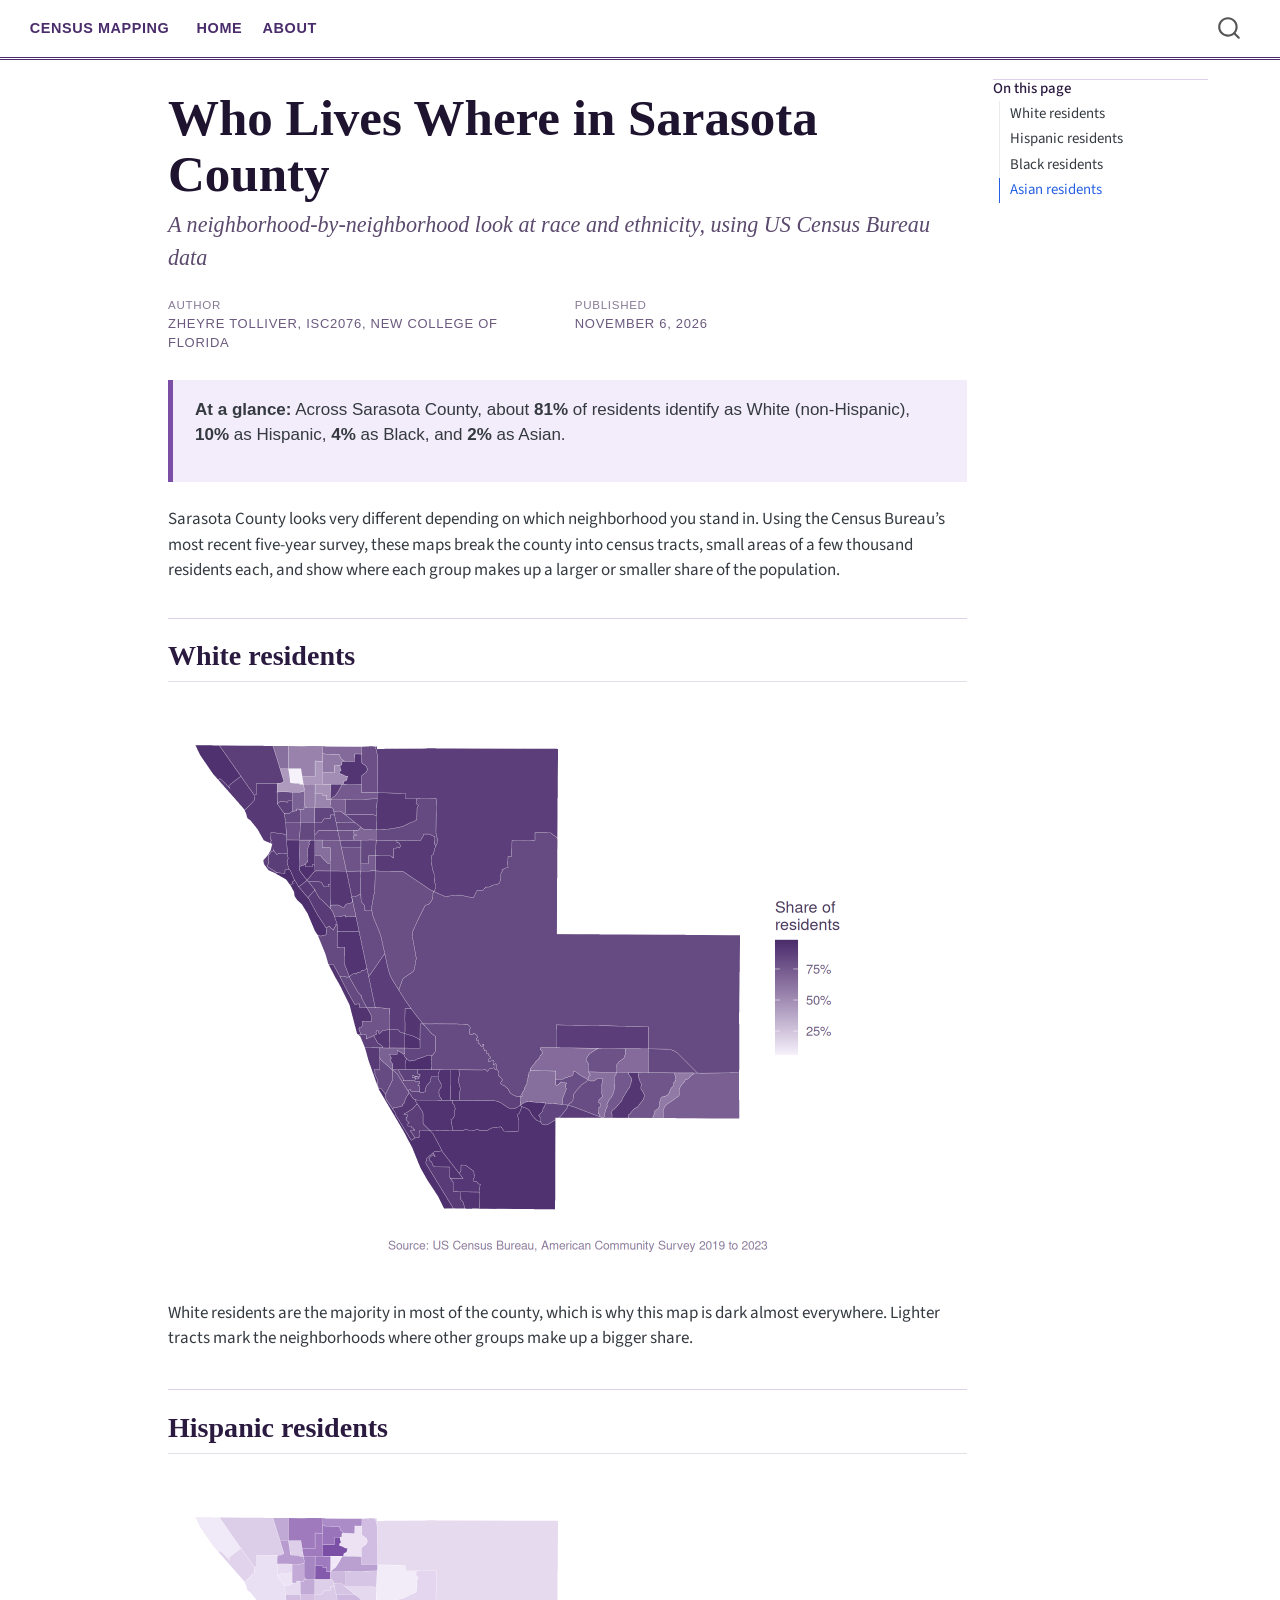
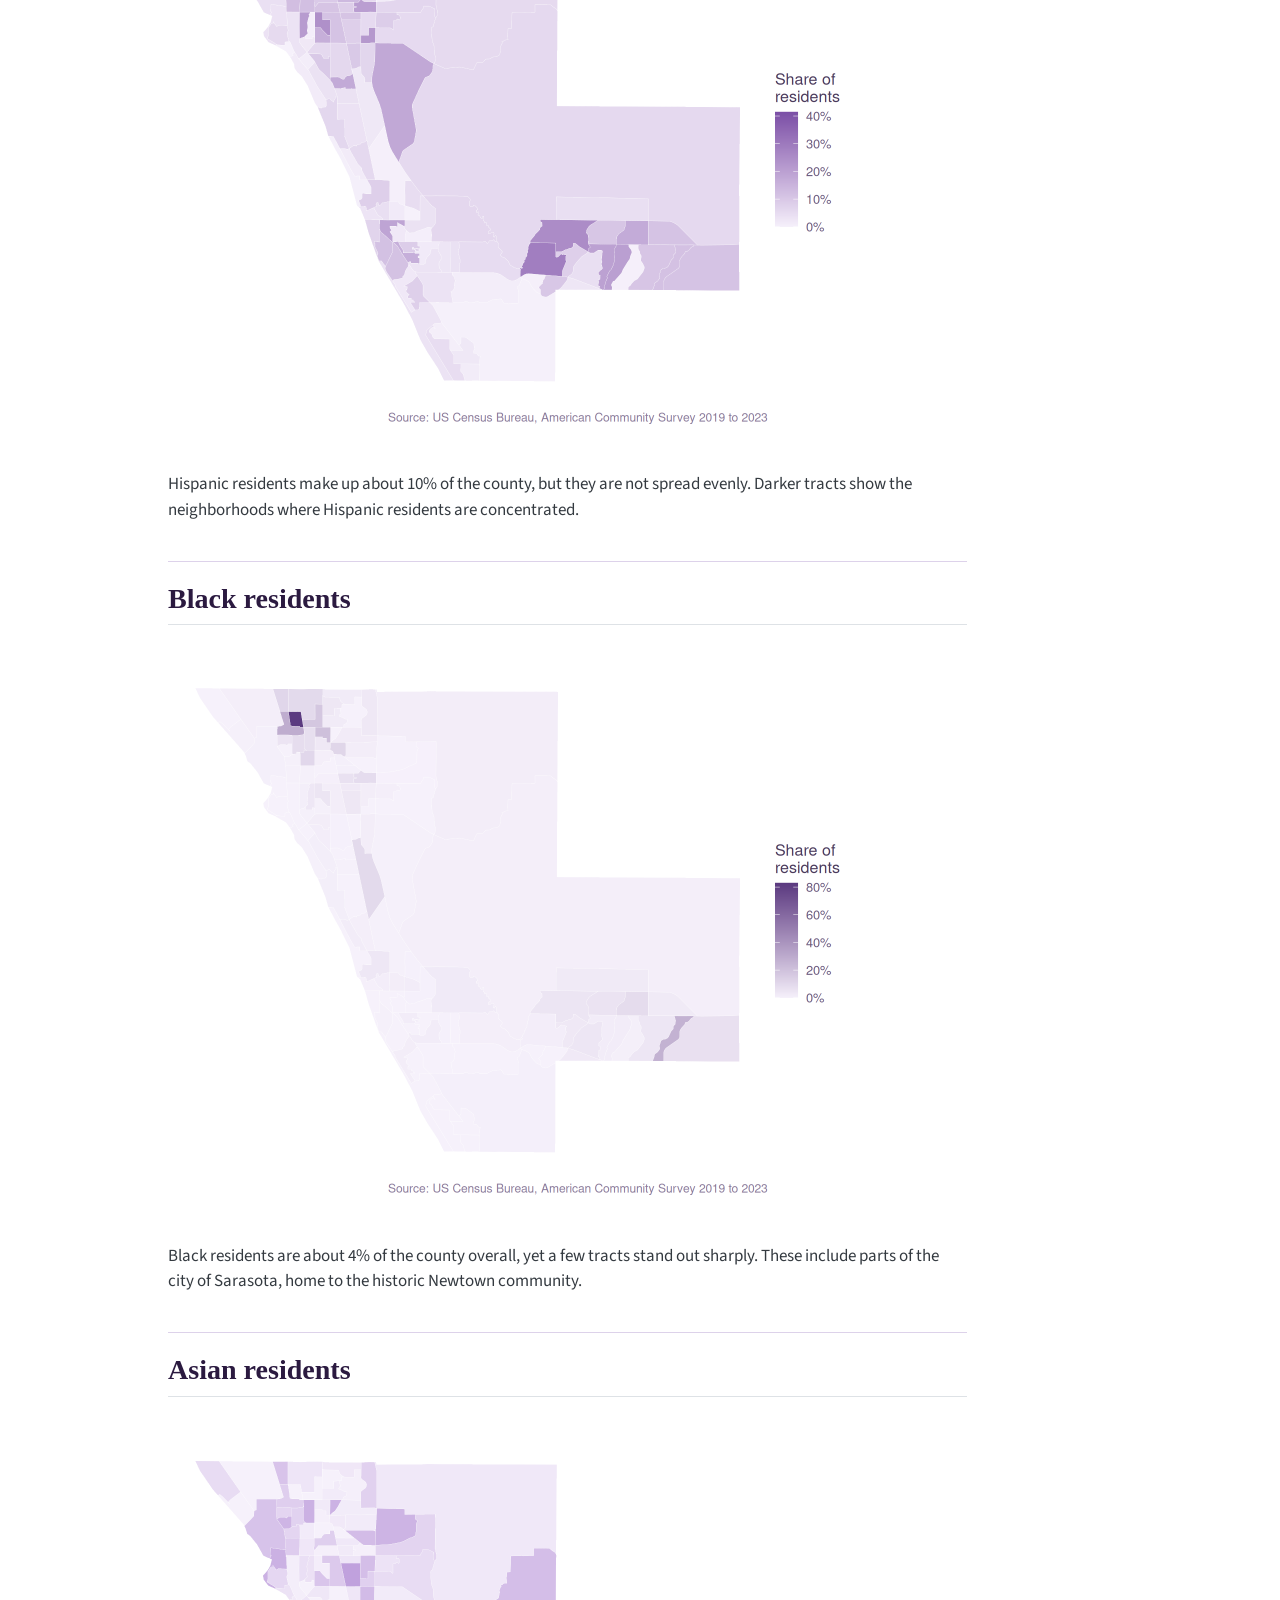
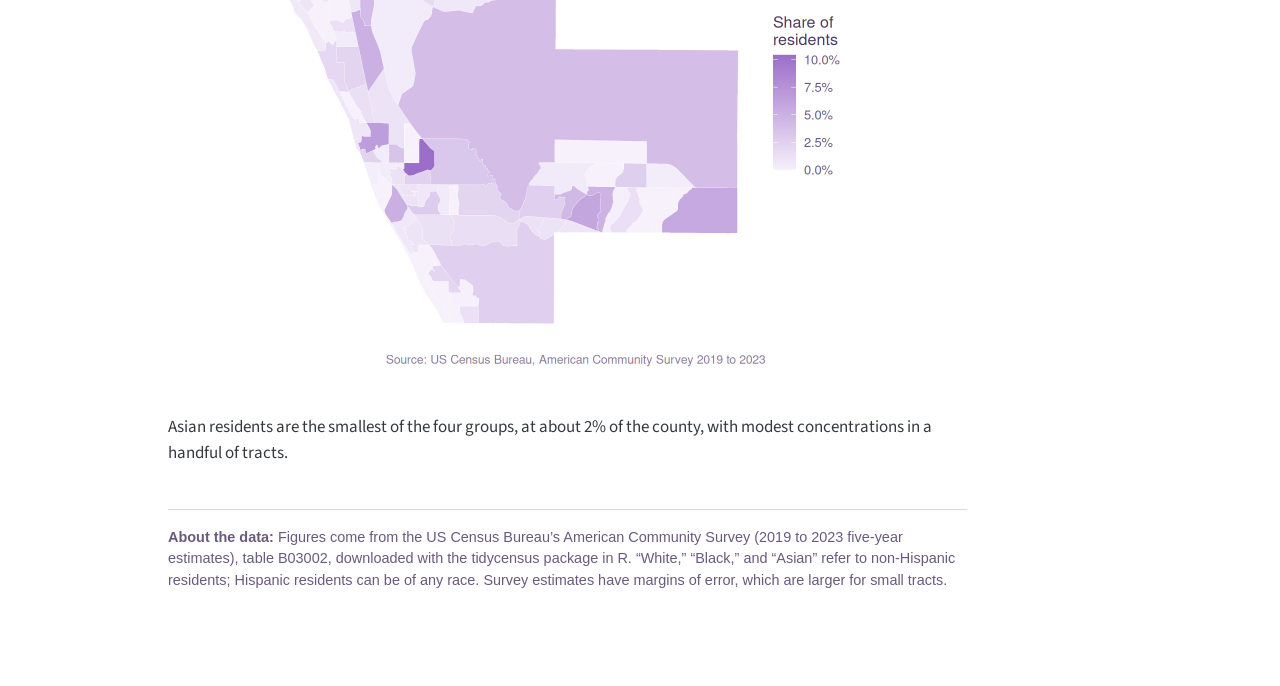
<file: index.html>
<!DOCTYPE html>
<html xmlns="http://www.w3.org/1999/xhtml" lang="en" xml:lang="en"><head>

<meta charset="utf-8">
<meta name="generator" content="quarto-1.10.19">

<meta name="viewport" content="width=device-width, initial-scale=1.0, user-scalable=yes">

<meta name="author" content="Zheyre Tolliver, ISC2076, New College of Florida">
<meta name="dcterms.date" content="2026-11-06">

<title>Who Lives Where in Sarasota County – census mapping</title>
<style>
/* Default styles provided by pandoc.
** See https://pandoc.org/MANUAL.html#variables-for-html for config info.
*/
span.smallcaps{font-variant: small-caps;}
div.columns{display: flex; gap: 1.5em;}
div.column{flex: auto;}
@media screen {
div.columns{gap: min(4vw, 1.5em);}
div.column{overflow-x: auto;}
}
div.hanging-indent{margin-left: 1.5em; text-indent: -1.5em;}
ul.task-list{list-style: none;}
ul.task-list li input[type="checkbox"] {
  width: 0.8em;
  margin: 0 0.8em 0.2em -1em; /* quarto-specific, see https://github.com/quarto-dev/quarto-cli/issues/4556 */ 
  vertical-align: middle;
}
</style>


<script src="site_libs/quarto-nav/quarto-nav.js"></script>
<script src="site_libs/quarto-nav/headroom.min.js"></script>
<script src="site_libs/clipboard/clipboard.min.js"></script>
<script src="site_libs/quarto-search/autocomplete.umd.js"></script>
<script src="site_libs/quarto-search/fuse.min.js"></script>
<script src="site_libs/quarto-search/quarto-search.js"></script>
<meta name="quarto:offset" content="./">
<script src="site_libs/quarto-html/quarto.js" type="module"></script>
<script src="site_libs/quarto-html/tabsets/tabsets.js" type="module"></script>
<script src="site_libs/quarto-html/popper.min.js"></script>
<script src="site_libs/quarto-html/tippy.umd.min.js"></script>
<script src="site_libs/quarto-html/anchor.min.js"></script>
<link href="site_libs/quarto-html/tippy.css" rel="stylesheet">
<link href="site_libs/quarto-html/quarto-syntax-highlighting-bf27225e3a48a9273f3daa8f8e829971.css" rel="stylesheet" id="quarto-text-highlighting-styles">
<script src="site_libs/bootstrap/bootstrap.min.js"></script>
<link href="site_libs/bootstrap/bootstrap-icons.css" rel="stylesheet">
<link href="site_libs/bootstrap/bootstrap-977607561cd60f84a551947bb62c3781.min.css" rel="stylesheet" append-hash="true" id="quarto-bootstrap" data-mode="light">
<script id="quarto-search-options" type="application/json">{
  "location": "navbar",
  "copy-button": false,
  "collapse-after": 3,
  "panel-placement": "end",
  "type": "overlay",
  "limit": 50,
  "keyboard-shortcut": [
    "f",
    "/",
    "s"
  ],
  "show-item-context": false,
  "language": {
    "search-no-results-text": "No results",
    "search-matching-documents-text": "matching documents",
    "search-copy-link-title": "Copy link to search",
    "search-hide-matches-text": "Hide additional matches",
    "search-more-match-text": "more match in this document",
    "search-more-matches-text": "more matches in this document",
    "search-clear-button-title": "Clear",
    "search-text-placeholder": "",
    "search-detached-cancel-button-title": "Cancel",
    "search-submit-button-title": "Submit",
    "search-label": "Search"
  }
}</script>


<link rel="stylesheet" href="styles.css">
</head>

<body class="nav-fixed quarto-light">

<div id="quarto-search-results"></div>
  <header id="quarto-header" class="headroom fixed-top">
    <nav class="navbar navbar-expand-lg " data-bs-theme="dark">
      <div class="navbar-container container-fluid">
      <div class="navbar-brand-container mx-auto">
    <a class="navbar-brand" href="./index.html">
    <span class="navbar-title">census mapping</span>
    </a>
  </div>
            <div id="quarto-search" class="" title="Search"></div>
          <button class="navbar-toggler" type="button" data-bs-toggle="collapse" data-bs-target="#navbarCollapse" aria-controls="navbarCollapse" role="menu" aria-expanded="false" aria-label="Toggle navigation" onclick="if (window.quartoToggleHeadroom) { window.quartoToggleHeadroom(); }">
  <span class="navbar-toggler-icon"></span>
</button>
          <div class="collapse navbar-collapse" id="navbarCollapse">
            <ul class="navbar-nav navbar-nav-scroll me-auto">
  <li class="nav-item">
    <a class="nav-link active" href="./index.html" aria-current="page"> 
<span class="menu-text">Home</span></a>
  </li>  
  <li class="nav-item">
    <a class="nav-link" href="./about.html"> 
<span class="menu-text">About</span></a>
  </li>  
</ul>
          </div> <!-- /navcollapse -->
            <div class="quarto-navbar-tools">
</div>
      </div> <!-- /container-fluid -->
    </nav>
</header>
<!-- content -->
<div id="quarto-content" class="quarto-container page-columns page-rows-contents page-layout-article page-navbar">
<!-- sidebar -->
<!-- margin-sidebar -->
    <div id="quarto-margin-sidebar" class="sidebar margin-sidebar">
        <nav id="TOC" role="doc-toc" class="toc-active">
    <h2 id="toc-title">On this page</h2>
   
  <ul>
  <li><a href="#white-residents" id="toc-white-residents" class="nav-link active" data-scroll-target="#white-residents">White residents</a></li>
  <li><a href="#hispanic-residents" id="toc-hispanic-residents" class="nav-link" data-scroll-target="#hispanic-residents">Hispanic residents</a></li>
  <li><a href="#black-residents" id="toc-black-residents" class="nav-link" data-scroll-target="#black-residents">Black residents</a></li>
  <li><a href="#asian-residents" id="toc-asian-residents" class="nav-link" data-scroll-target="#asian-residents">Asian residents</a></li>
  </ul>
</nav>
    </div>
<!-- main -->
<main class="content" id="quarto-document-content">

<header id="title-block-header" class="quarto-title-block default">
<div class="quarto-title">
<h1 class="title">Who Lives Where in Sarasota County</h1>
<p class="subtitle lead">A neighborhood-by-neighborhood look at race and ethnicity, using US Census Bureau data</p>
</div>



<div class="quarto-title-meta">

    <div>
    <div class="quarto-title-meta-heading">Author</div>
    <div class="quarto-title-meta-contents">
             <p>Zheyre Tolliver, ISC2076, New College of Florida </p>
          </div>
  </div>
    
    <div>
    <div class="quarto-title-meta-heading">Published</div>
    <div class="quarto-title-meta-contents">
      <p class="date">November 6, 2026</p>
    </div>
  </div>
  
    
  </div>
  


</header>


<div class="keyfacts">
<p><strong>At a glance:</strong> Across Sarasota County, about <strong>81%</strong> of residents identify as White (non-Hispanic), <strong>10%</strong> as Hispanic, <strong>4%</strong> as Black, and <strong>2%</strong> as Asian.</p>
</div>
<p>Sarasota County looks very different depending on which neighborhood you stand in. Using the Census Bureau’s most recent five-year survey, these maps break the county into census tracts, small areas of a few thousand residents each, and show where each group makes up a larger or smaller share of the population.</p>
<section id="white-residents" class="level2">
<h2 class="anchored" data-anchor-id="white-residents">White residents</h2>
<div class="cell">
<div class="cell-output-display">
<div>
<figure class="figure">
<p><img src="index_files/figure-html/unnamed-chunk-2-1.png" class="img-fluid figure-img" width="672"></p>
</figure>
</div>
</div>
</div>
<p>White residents are the majority in most of the county, which is why this map is dark almost everywhere. Lighter tracts mark the neighborhoods where other groups make up a bigger share.</p>
</section>
<section id="hispanic-residents" class="level2">
<h2 class="anchored" data-anchor-id="hispanic-residents">Hispanic residents</h2>
<div class="cell">
<div class="cell-output-display">
<div>
<figure class="figure">
<p><img src="index_files/figure-html/unnamed-chunk-3-1.png" class="img-fluid figure-img" width="672"></p>
</figure>
</div>
</div>
</div>
<p>Hispanic residents make up about 10% of the county, but they are not spread evenly. Darker tracts show the neighborhoods where Hispanic residents are concentrated.</p>
</section>
<section id="black-residents" class="level2">
<h2 class="anchored" data-anchor-id="black-residents">Black residents</h2>
<div class="cell">
<div class="cell-output-display">
<div>
<figure class="figure">
<p><img src="index_files/figure-html/unnamed-chunk-4-1.png" class="img-fluid figure-img" width="672"></p>
</figure>
</div>
</div>
</div>
<p>Black residents are about 4% of the county overall, yet a few tracts stand out sharply. These include parts of the city of Sarasota, home to the historic Newtown community.</p>
</section>
<section id="asian-residents" class="level2">
<h2 class="anchored" data-anchor-id="asian-residents">Asian residents</h2>
<div class="cell">
<div class="cell-output-display">
<div>
<figure class="figure">
<p><img src="index_files/figure-html/unnamed-chunk-5-1.png" class="img-fluid figure-img" width="672"></p>
</figure>
</div>
</div>
</div>
<p>Asian residents are the smallest of the four groups, at about 2% of the county, with modest concentrations in a handful of tracts.</p>
<div class="methods">
<p><strong>About the data:</strong> Figures come from the US Census Bureau’s American Community Survey (2019 to 2023 five-year estimates), table B03002, downloaded with the tidycensus package in R. “White,” “Black,” and “Asian” refer to non-Hispanic residents; Hispanic residents can be of any race. Survey estimates have margins of error, which are larger for small tracts.</p>
</div>


</section>

</main> <!-- /main -->
<script id="quarto-html-after-body" type="application/javascript">
  window.document.addEventListener("DOMContentLoaded", function (event) {
    const icon = "";
    const anchorJS = new window.AnchorJS();
    anchorJS.options = {
      placement: 'right',
      icon: icon
    };
    anchorJS.add('.anchored');
    const isCodeAnnotation = (el) => {
      for (const clz of el.classList) {
        if (clz.startsWith('code-annotation-')) {                     
          return true;
        }
      }
      return false;
    }
    const onCopySuccess = function(e) {
      // button target
      const button = e.trigger;
      // don't keep focus
      button.blur();
      // flash "checked"
      button.classList.add('code-copy-button-checked');
      var currentTitle = button.getAttribute("title");
      button.setAttribute("title", "Copied!");
      let tooltip;
      if (window.bootstrap) {
        button.setAttribute("data-bs-toggle", "tooltip");
        button.setAttribute("data-bs-placement", "left");
        button.setAttribute("data-bs-title", "Copied!");
        tooltip = new bootstrap.Tooltip(button, 
          { trigger: "manual", 
            customClass: "code-copy-button-tooltip",
            offset: [0, -8]});
        tooltip.show();    
      }
      setTimeout(function() {
        if (tooltip) {
          tooltip.hide();
          button.removeAttribute("data-bs-title");
          button.removeAttribute("data-bs-toggle");
          button.removeAttribute("data-bs-placement");
        }
        button.setAttribute("title", currentTitle);
        button.classList.remove('code-copy-button-checked');
      }, 1000);
      // clear code selection
      e.clearSelection();
    }
    const getTextToCopy = function(trigger) {
      const outerScaffold = trigger.parentElement.cloneNode(true);
      const codeEl = outerScaffold.querySelector('code');
      for (const childEl of codeEl.children) {
        if (isCodeAnnotation(childEl)) {
          childEl.remove();
        }
      }
      return codeEl.innerText;
    }
    const clipboard = new window.ClipboardJS('.code-copy-button:not([data-in-quarto-modal])', {
      text: getTextToCopy
    });
    clipboard.on('success', onCopySuccess);
    if (window.document.getElementById('quarto-embedded-source-code-modal')) {
      const clipboardModal = new window.ClipboardJS('.code-copy-button[data-in-quarto-modal]', {
        text: getTextToCopy,
        container: window.document.getElementById('quarto-embedded-source-code-modal')
      });
      clipboardModal.on('success', onCopySuccess);
    }
      var localhostRegex = new RegExp(/^(?:http|https):\/\/localhost\:?[0-9]*\//);
      var mailtoRegex = new RegExp(/^mailto:/);
        var filterRegex = new RegExp("https:\/\/Zheyre\.github\.io\/census-mapping\/");
      var isInternal = (href) => {
          return filterRegex.test(href) || localhostRegex.test(href) || mailtoRegex.test(href);
      }
      // Inspect non-navigation links and adorn them if external
     var links = window.document.querySelectorAll('a[href]:not(.nav-link):not(.navbar-brand):not(.toc-action):not(.sidebar-link):not(.sidebar-item-toggle):not(.pagination-link):not(.no-external):not([aria-hidden]):not(.dropdown-item):not(.quarto-navigation-tool):not(.about-link)');
      for (var i=0; i<links.length; i++) {
        const link = links[i];
        if (!isInternal(link.href)) {
          // undo the damage that might have been done by quarto-nav.js in the case of
          // links that we want to consider external
          if (link.dataset.originalHref !== undefined) {
            link.href = link.dataset.originalHref;
          }
        }
      }
    function tippyHover(el, contentFn, onTriggerFn, onUntriggerFn) {
      const config = {
        allowHTML: true,
        maxWidth: 500,
        delay: 100,
        arrow: false,
        appendTo: function(el) {
            return el.parentElement;
        },
        interactive: true,
        interactiveBorder: 10,
        theme: 'quarto',
        placement: 'bottom-start',
      };
      if (contentFn) {
        config.content = contentFn;
      }
      if (onTriggerFn) {
        config.onTrigger = onTriggerFn;
      }
      if (onUntriggerFn) {
        config.onUntrigger = onUntriggerFn;
      }
      window.tippy(el, config); 
    }
    const noterefs = window.document.querySelectorAll('a[role="doc-noteref"]');
    for (var i=0; i<noterefs.length; i++) {
      const ref = noterefs[i];
      tippyHover(ref, function() {
        // use id or data attribute instead here
        let href = ref.getAttribute('data-footnote-href') || ref.getAttribute('href');
        try { href = new URL(href).hash; } catch {}
        const id = href.replace(/^#\/?/, "");
        const note = window.document.getElementById(id);
        if (note) {
          return note.innerHTML;
        } else {
          return "";
        }
      });
    }
    const xrefs = window.document.querySelectorAll('a.quarto-xref');
    const processXRef = (id, note) => {
      // Strip column container classes
      const stripColumnClz = (el) => {
        el.classList.remove("page-full", "page-columns");
        if (el.children) {
          for (const child of el.children) {
            stripColumnClz(child);
          }
        }
      }
      stripColumnClz(note)
      if (id === null || id.startsWith('sec-')) {
        // Special case sections, only their first couple elements
        const container = document.createElement("div");
        if (note.children && note.children.length > 2) {
          container.appendChild(note.children[0].cloneNode(true));
          for (let i = 1; i < note.children.length; i++) {
            const child = note.children[i];
            if (child.tagName === "P" && child.innerText === "") {
              continue;
            } else {
              container.appendChild(child.cloneNode(true));
              break;
            }
          }
          if (window.Quarto?.typesetMath) {
            window.Quarto.typesetMath(container);
          }
          return container.innerHTML
        } else {
          if (window.Quarto?.typesetMath) {
            window.Quarto.typesetMath(note);
          }
          return note.innerHTML;
        }
      } else {
        // Remove any anchor links if they are present
        const anchorLink = note.querySelector('a.anchorjs-link');
        if (anchorLink) {
          anchorLink.remove();
        }
        if (window.Quarto?.typesetMath) {
          window.Quarto.typesetMath(note);
        }
        if (note.classList.contains("callout")) {
          return note.outerHTML;
        } else {
          return note.innerHTML;
        }
      }
    }
    for (var i=0; i<xrefs.length; i++) {
      const xref = xrefs[i];
      tippyHover(xref, undefined, function(instance) {
        instance.disable();
        let url = xref.getAttribute('href');
        let hash = undefined; 
        if (url.startsWith('#')) {
          hash = url;
        } else {
          try { hash = new URL(url).hash; } catch {}
        }
        if (hash) {
          const id = hash.replace(/^#\/?/, "");
          const note = window.document.getElementById(id);
          if (note !== null) {
            try {
              const html = processXRef(id, note.cloneNode(true));
              instance.setContent(html);
            } finally {
              instance.enable();
              instance.show();
            }
          } else {
            // See if we can fetch this
            fetch(url.split('#')[0])
            .then(res => res.text())
            .then(html => {
              const parser = new DOMParser();
              const htmlDoc = parser.parseFromString(html, "text/html");
              const note = htmlDoc.getElementById(id);
              if (note !== null) {
                const html = processXRef(id, note);
                instance.setContent(html);
              } 
            }).finally(() => {
              instance.enable();
              instance.show();
            });
          }
        } else {
          // See if we can fetch a full url (with no hash to target)
          // This is a special case and we should probably do some content thinning / targeting
          fetch(url)
          .then(res => res.text())
          .then(html => {
            const parser = new DOMParser();
            const htmlDoc = parser.parseFromString(html, "text/html");
            const note = htmlDoc.querySelector('main.content');
            if (note !== null) {
              // This should only happen for chapter cross references
              // (since there is no id in the URL)
              // remove the first header
              if (note.children.length > 0 && note.children[0].tagName === "HEADER") {
                note.children[0].remove();
              }
              const html = processXRef(null, note);
              instance.setContent(html);
            } 
          }).finally(() => {
            instance.enable();
            instance.show();
          });
        }
      }, function(instance) {
      });
    }
        let selectedAnnoteEl;
        const selectorForAnnotation = ( cell, annotation) => {
          let cellAttr = 'data-code-cell="' + cell + '"';
          let lineAttr = 'data-code-annotation="' +  annotation + '"';
          const selector = 'span[' + cellAttr + '][' + lineAttr + ']';
          return selector;
        }
        const selectCodeLines = (annoteEl) => {
          const doc = window.document;
          const targetCell = annoteEl.getAttribute("data-target-cell");
          const targetAnnotation = annoteEl.getAttribute("data-target-annotation");
          const annoteSpan = window.document.querySelector(selectorForAnnotation(targetCell, targetAnnotation));
          const lines = annoteSpan.getAttribute("data-code-lines").split(",");
          const lineIds = lines.map((line) => {
            return targetCell + "-" + line;
          })
          let top = null;
          let height = null;
          let parent = null;
          if (lineIds.length > 0) {
              //compute the position of the single el (top and bottom and make a div)
              const el = window.document.getElementById(lineIds[0]);
              top = el.offsetTop;
              height = el.offsetHeight;
              parent = el.parentElement.parentElement;
            if (lineIds.length > 1) {
              const lastEl = window.document.getElementById(lineIds[lineIds.length - 1]);
              const bottom = lastEl.offsetTop + lastEl.offsetHeight;
              height = bottom - top;
            }
            if (top !== null && height !== null && parent !== null) {
              // cook up a div (if necessary) and position it 
              let div = window.document.getElementById("code-annotation-line-highlight");
              if (div === null) {
                div = window.document.createElement("div");
                div.setAttribute("id", "code-annotation-line-highlight");
                div.style.position = 'absolute';
                parent.appendChild(div);
              }
              div.style.top = top - 2 + "px";
              div.style.height = height + 4 + "px";
              div.style.left = 0;
              let gutterDiv = window.document.getElementById("code-annotation-line-highlight-gutter");
              if (gutterDiv === null) {
                gutterDiv = window.document.createElement("div");
                gutterDiv.setAttribute("id", "code-annotation-line-highlight-gutter");
                gutterDiv.style.position = 'absolute';
                const codeCell = window.document.getElementById(targetCell);
                const gutter = codeCell.querySelector('.code-annotation-gutter');
                gutter.appendChild(gutterDiv);
              }
              gutterDiv.style.top = top - 2 + "px";
              gutterDiv.style.height = height + 4 + "px";
            }
            selectedAnnoteEl = annoteEl;
          }
        };
        const unselectCodeLines = () => {
          const elementsIds = ["code-annotation-line-highlight", "code-annotation-line-highlight-gutter"];
          elementsIds.forEach((elId) => {
            const div = window.document.getElementById(elId);
            if (div) {
              div.remove();
            }
          });
          selectedAnnoteEl = undefined;
        };
          // Handle positioning of the toggle
      window.addEventListener(
        "resize",
        throttle(() => {
          elRect = undefined;
          if (selectedAnnoteEl) {
            selectCodeLines(selectedAnnoteEl);
          }
        }, 10)
      );
      function throttle(fn, ms) {
      let throttle = false;
      let timer;
        return (...args) => {
          if(!throttle) { // first call gets through
              fn.apply(this, args);
              throttle = true;
          } else { // all the others get throttled
              if(timer) clearTimeout(timer); // cancel #2
              timer = setTimeout(() => {
                fn.apply(this, args);
                timer = throttle = false;
              }, ms);
          }
        };
      }
        // Attach click handler to the DT
        const annoteDls = window.document.querySelectorAll('dt[data-target-cell]');
        for (const annoteDlNode of annoteDls) {
          annoteDlNode.addEventListener('click', (event) => {
            const clickedEl = event.target;
            if (clickedEl !== selectedAnnoteEl) {
              unselectCodeLines();
              const activeEl = window.document.querySelector('dt[data-target-cell].code-annotation-active');
              if (activeEl) {
                activeEl.classList.remove('code-annotation-active');
              }
              selectCodeLines(clickedEl);
              clickedEl.classList.add('code-annotation-active');
            } else {
              // Unselect the line
              unselectCodeLines();
              clickedEl.classList.remove('code-annotation-active');
            }
          });
        }
    const findCites = (el) => {
      const parentEl = el.parentElement;
      if (parentEl) {
        const cites = parentEl.dataset.cites;
        if (cites) {
          return {
            el,
            cites: cites.split(' ')
          };
        } else {
          return findCites(el.parentElement)
        }
      } else {
        return undefined;
      }
    };
    var bibliorefs = window.document.querySelectorAll('a[role="doc-biblioref"]');
    for (var i=0; i<bibliorefs.length; i++) {
      const ref = bibliorefs[i];
      const citeInfo = findCites(ref);
      if (citeInfo) {
        tippyHover(citeInfo.el, function() {
          var popup = window.document.createElement('div');
          citeInfo.cites.forEach(function(cite) {
            var citeDiv = window.document.createElement('div');
            citeDiv.classList.add('hanging-indent');
            citeDiv.classList.add('csl-entry');
            var biblioDiv = window.document.getElementById('ref-' + cite);
            if (biblioDiv) {
              citeDiv.innerHTML = biblioDiv.innerHTML;
            }
            popup.appendChild(citeDiv);
          });
          return popup.innerHTML;
        });
      }
    }
  });
  </script>
</div> <!-- /content -->




</body></html>
</file>
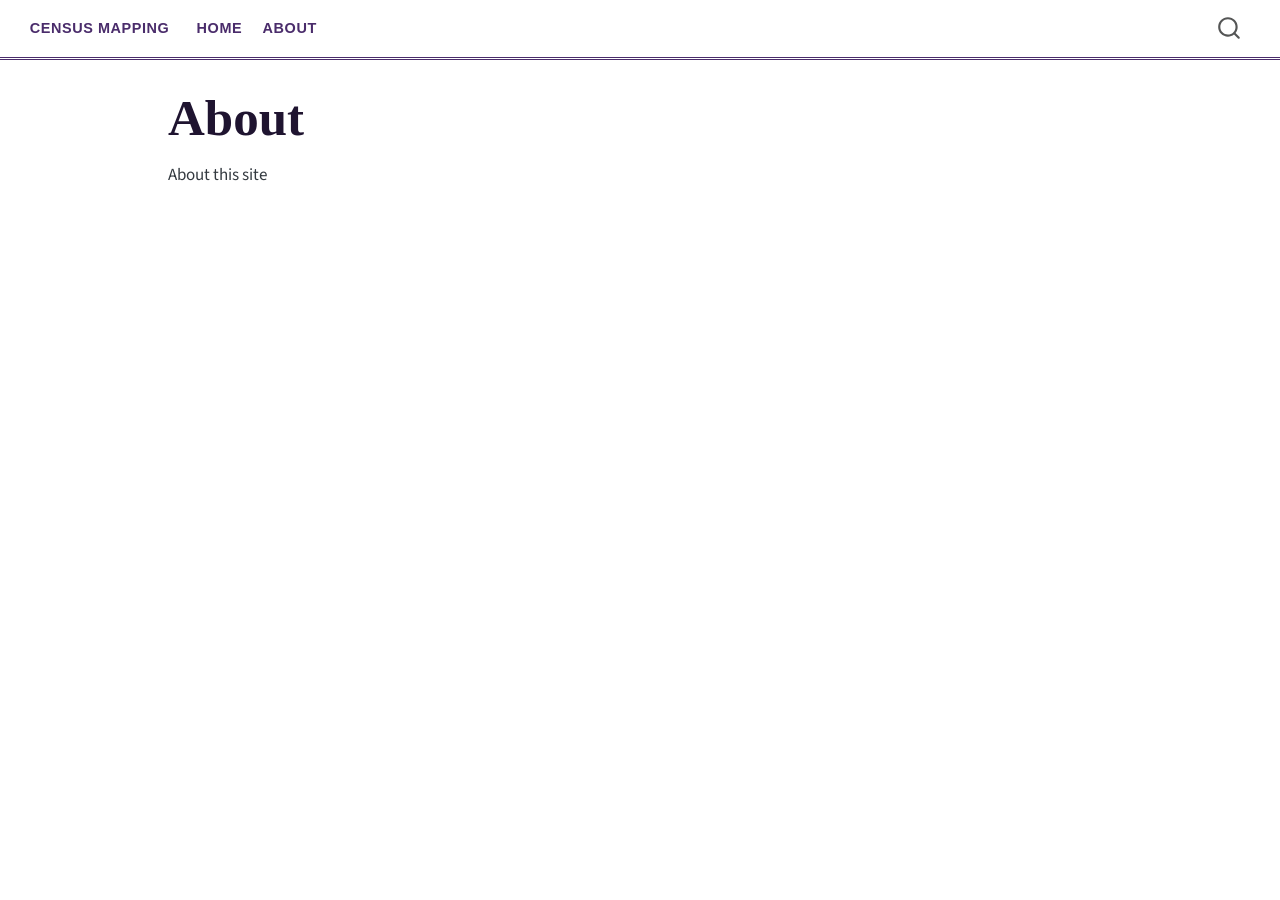
<file: about.html>
<!DOCTYPE html>
<html xmlns="http://www.w3.org/1999/xhtml" lang="en" xml:lang="en"><head>

<meta charset="utf-8">
<meta name="generator" content="quarto-1.10.19">

<meta name="viewport" content="width=device-width, initial-scale=1.0, user-scalable=yes">


<title>About – census mapping</title>
<style>
/* Default styles provided by pandoc.
** See https://pandoc.org/MANUAL.html#variables-for-html for config info.
*/
span.smallcaps{font-variant: small-caps;}
div.columns{display: flex; gap: 1.5em;}
div.column{flex: auto;}
@media screen {
div.columns{gap: min(4vw, 1.5em);}
div.column{overflow-x: auto;}
}
div.hanging-indent{margin-left: 1.5em; text-indent: -1.5em;}
ul.task-list{list-style: none;}
ul.task-list li input[type="checkbox"] {
  width: 0.8em;
  margin: 0 0.8em 0.2em -1em; /* quarto-specific, see https://github.com/quarto-dev/quarto-cli/issues/4556 */ 
  vertical-align: middle;
}
</style>


<script src="site_libs/quarto-nav/quarto-nav.js"></script>
<script src="site_libs/quarto-nav/headroom.min.js"></script>
<script src="site_libs/clipboard/clipboard.min.js"></script>
<script src="site_libs/quarto-search/autocomplete.umd.js"></script>
<script src="site_libs/quarto-search/fuse.min.js"></script>
<script src="site_libs/quarto-search/quarto-search.js"></script>
<meta name="quarto:offset" content="./">
<script src="site_libs/quarto-html/quarto.js" type="module"></script>
<script src="site_libs/quarto-html/tabsets/tabsets.js" type="module"></script>
<script src="site_libs/quarto-html/popper.min.js"></script>
<script src="site_libs/quarto-html/tippy.umd.min.js"></script>
<script src="site_libs/quarto-html/anchor.min.js"></script>
<link href="site_libs/quarto-html/tippy.css" rel="stylesheet">
<link href="site_libs/quarto-html/quarto-syntax-highlighting-bf27225e3a48a9273f3daa8f8e829971.css" rel="stylesheet" id="quarto-text-highlighting-styles">
<script src="site_libs/bootstrap/bootstrap.min.js"></script>
<link href="site_libs/bootstrap/bootstrap-icons.css" rel="stylesheet">
<link href="site_libs/bootstrap/bootstrap-977607561cd60f84a551947bb62c3781.min.css" rel="stylesheet" append-hash="true" id="quarto-bootstrap" data-mode="light">
<script id="quarto-search-options" type="application/json">{
  "location": "navbar",
  "copy-button": false,
  "collapse-after": 3,
  "panel-placement": "end",
  "type": "overlay",
  "limit": 50,
  "keyboard-shortcut": [
    "f",
    "/",
    "s"
  ],
  "show-item-context": false,
  "language": {
    "search-no-results-text": "No results",
    "search-matching-documents-text": "matching documents",
    "search-copy-link-title": "Copy link to search",
    "search-hide-matches-text": "Hide additional matches",
    "search-more-match-text": "more match in this document",
    "search-more-matches-text": "more matches in this document",
    "search-clear-button-title": "Clear",
    "search-text-placeholder": "",
    "search-detached-cancel-button-title": "Cancel",
    "search-submit-button-title": "Submit",
    "search-label": "Search"
  }
}</script>


<link rel="stylesheet" href="styles.css">
</head>

<body class="nav-fixed quarto-light">

<div id="quarto-search-results"></div>
  <header id="quarto-header" class="headroom fixed-top">
    <nav class="navbar navbar-expand-lg " data-bs-theme="dark">
      <div class="navbar-container container-fluid">
      <div class="navbar-brand-container mx-auto">
    <a class="navbar-brand" href="./index.html">
    <span class="navbar-title">census mapping</span>
    </a>
  </div>
            <div id="quarto-search" class="" title="Search"></div>
          <button class="navbar-toggler" type="button" data-bs-toggle="collapse" data-bs-target="#navbarCollapse" aria-controls="navbarCollapse" role="menu" aria-expanded="false" aria-label="Toggle navigation" onclick="if (window.quartoToggleHeadroom) { window.quartoToggleHeadroom(); }">
  <span class="navbar-toggler-icon"></span>
</button>
          <div class="collapse navbar-collapse" id="navbarCollapse">
            <ul class="navbar-nav navbar-nav-scroll me-auto">
  <li class="nav-item">
    <a class="nav-link" href="./index.html"> 
<span class="menu-text">Home</span></a>
  </li>  
  <li class="nav-item">
    <a class="nav-link active" href="./about.html" aria-current="page"> 
<span class="menu-text">About</span></a>
  </li>  
</ul>
          </div> <!-- /navcollapse -->
            <div class="quarto-navbar-tools">
</div>
      </div> <!-- /container-fluid -->
    </nav>
</header>
<!-- content -->
<div id="quarto-content" class="quarto-container page-columns page-rows-contents page-layout-article page-navbar">
<!-- sidebar -->
<!-- margin-sidebar -->
    <div id="quarto-margin-sidebar" class="sidebar margin-sidebar zindex-bottom">
        
    </div>
<!-- main -->
<main class="content" id="quarto-document-content">

<header id="title-block-header" class="quarto-title-block default">
<div class="quarto-title">
<h1 class="title">About</h1>
</div>



<div class="quarto-title-meta">

    
  
    
  </div>
  


</header>


<p>About this site</p>



</main> <!-- /main -->
<script id="quarto-html-after-body" type="application/javascript">
  window.document.addEventListener("DOMContentLoaded", function (event) {
    const icon = "";
    const anchorJS = new window.AnchorJS();
    anchorJS.options = {
      placement: 'right',
      icon: icon
    };
    anchorJS.add('.anchored');
    const isCodeAnnotation = (el) => {
      for (const clz of el.classList) {
        if (clz.startsWith('code-annotation-')) {                     
          return true;
        }
      }
      return false;
    }
    const onCopySuccess = function(e) {
      // button target
      const button = e.trigger;
      // don't keep focus
      button.blur();
      // flash "checked"
      button.classList.add('code-copy-button-checked');
      var currentTitle = button.getAttribute("title");
      button.setAttribute("title", "Copied!");
      let tooltip;
      if (window.bootstrap) {
        button.setAttribute("data-bs-toggle", "tooltip");
        button.setAttribute("data-bs-placement", "left");
        button.setAttribute("data-bs-title", "Copied!");
        tooltip = new bootstrap.Tooltip(button, 
          { trigger: "manual", 
            customClass: "code-copy-button-tooltip",
            offset: [0, -8]});
        tooltip.show();    
      }
      setTimeout(function() {
        if (tooltip) {
          tooltip.hide();
          button.removeAttribute("data-bs-title");
          button.removeAttribute("data-bs-toggle");
          button.removeAttribute("data-bs-placement");
        }
        button.setAttribute("title", currentTitle);
        button.classList.remove('code-copy-button-checked');
      }, 1000);
      // clear code selection
      e.clearSelection();
    }
    const getTextToCopy = function(trigger) {
      const outerScaffold = trigger.parentElement.cloneNode(true);
      const codeEl = outerScaffold.querySelector('code');
      for (const childEl of codeEl.children) {
        if (isCodeAnnotation(childEl)) {
          childEl.remove();
        }
      }
      return codeEl.innerText;
    }
    const clipboard = new window.ClipboardJS('.code-copy-button:not([data-in-quarto-modal])', {
      text: getTextToCopy
    });
    clipboard.on('success', onCopySuccess);
    if (window.document.getElementById('quarto-embedded-source-code-modal')) {
      const clipboardModal = new window.ClipboardJS('.code-copy-button[data-in-quarto-modal]', {
        text: getTextToCopy,
        container: window.document.getElementById('quarto-embedded-source-code-modal')
      });
      clipboardModal.on('success', onCopySuccess);
    }
      var localhostRegex = new RegExp(/^(?:http|https):\/\/localhost\:?[0-9]*\//);
      var mailtoRegex = new RegExp(/^mailto:/);
        var filterRegex = new RegExp("https:\/\/Zheyre\.github\.io\/census-mapping\/");
      var isInternal = (href) => {
          return filterRegex.test(href) || localhostRegex.test(href) || mailtoRegex.test(href);
      }
      // Inspect non-navigation links and adorn them if external
     var links = window.document.querySelectorAll('a[href]:not(.nav-link):not(.navbar-brand):not(.toc-action):not(.sidebar-link):not(.sidebar-item-toggle):not(.pagination-link):not(.no-external):not([aria-hidden]):not(.dropdown-item):not(.quarto-navigation-tool):not(.about-link)');
      for (var i=0; i<links.length; i++) {
        const link = links[i];
        if (!isInternal(link.href)) {
          // undo the damage that might have been done by quarto-nav.js in the case of
          // links that we want to consider external
          if (link.dataset.originalHref !== undefined) {
            link.href = link.dataset.originalHref;
          }
        }
      }
    function tippyHover(el, contentFn, onTriggerFn, onUntriggerFn) {
      const config = {
        allowHTML: true,
        maxWidth: 500,
        delay: 100,
        arrow: false,
        appendTo: function(el) {
            return el.parentElement;
        },
        interactive: true,
        interactiveBorder: 10,
        theme: 'quarto',
        placement: 'bottom-start',
      };
      if (contentFn) {
        config.content = contentFn;
      }
      if (onTriggerFn) {
        config.onTrigger = onTriggerFn;
      }
      if (onUntriggerFn) {
        config.onUntrigger = onUntriggerFn;
      }
      window.tippy(el, config); 
    }
    const noterefs = window.document.querySelectorAll('a[role="doc-noteref"]');
    for (var i=0; i<noterefs.length; i++) {
      const ref = noterefs[i];
      tippyHover(ref, function() {
        // use id or data attribute instead here
        let href = ref.getAttribute('data-footnote-href') || ref.getAttribute('href');
        try { href = new URL(href).hash; } catch {}
        const id = href.replace(/^#\/?/, "");
        const note = window.document.getElementById(id);
        if (note) {
          return note.innerHTML;
        } else {
          return "";
        }
      });
    }
    const xrefs = window.document.querySelectorAll('a.quarto-xref');
    const processXRef = (id, note) => {
      // Strip column container classes
      const stripColumnClz = (el) => {
        el.classList.remove("page-full", "page-columns");
        if (el.children) {
          for (const child of el.children) {
            stripColumnClz(child);
          }
        }
      }
      stripColumnClz(note)
      if (id === null || id.startsWith('sec-')) {
        // Special case sections, only their first couple elements
        const container = document.createElement("div");
        if (note.children && note.children.length > 2) {
          container.appendChild(note.children[0].cloneNode(true));
          for (let i = 1; i < note.children.length; i++) {
            const child = note.children[i];
            if (child.tagName === "P" && child.innerText === "") {
              continue;
            } else {
              container.appendChild(child.cloneNode(true));
              break;
            }
          }
          if (window.Quarto?.typesetMath) {
            window.Quarto.typesetMath(container);
          }
          return container.innerHTML
        } else {
          if (window.Quarto?.typesetMath) {
            window.Quarto.typesetMath(note);
          }
          return note.innerHTML;
        }
      } else {
        // Remove any anchor links if they are present
        const anchorLink = note.querySelector('a.anchorjs-link');
        if (anchorLink) {
          anchorLink.remove();
        }
        if (window.Quarto?.typesetMath) {
          window.Quarto.typesetMath(note);
        }
        if (note.classList.contains("callout")) {
          return note.outerHTML;
        } else {
          return note.innerHTML;
        }
      }
    }
    for (var i=0; i<xrefs.length; i++) {
      const xref = xrefs[i];
      tippyHover(xref, undefined, function(instance) {
        instance.disable();
        let url = xref.getAttribute('href');
        let hash = undefined; 
        if (url.startsWith('#')) {
          hash = url;
        } else {
          try { hash = new URL(url).hash; } catch {}
        }
        if (hash) {
          const id = hash.replace(/^#\/?/, "");
          const note = window.document.getElementById(id);
          if (note !== null) {
            try {
              const html = processXRef(id, note.cloneNode(true));
              instance.setContent(html);
            } finally {
              instance.enable();
              instance.show();
            }
          } else {
            // See if we can fetch this
            fetch(url.split('#')[0])
            .then(res => res.text())
            .then(html => {
              const parser = new DOMParser();
              const htmlDoc = parser.parseFromString(html, "text/html");
              const note = htmlDoc.getElementById(id);
              if (note !== null) {
                const html = processXRef(id, note);
                instance.setContent(html);
              } 
            }).finally(() => {
              instance.enable();
              instance.show();
            });
          }
        } else {
          // See if we can fetch a full url (with no hash to target)
          // This is a special case and we should probably do some content thinning / targeting
          fetch(url)
          .then(res => res.text())
          .then(html => {
            const parser = new DOMParser();
            const htmlDoc = parser.parseFromString(html, "text/html");
            const note = htmlDoc.querySelector('main.content');
            if (note !== null) {
              // This should only happen for chapter cross references
              // (since there is no id in the URL)
              // remove the first header
              if (note.children.length > 0 && note.children[0].tagName === "HEADER") {
                note.children[0].remove();
              }
              const html = processXRef(null, note);
              instance.setContent(html);
            } 
          }).finally(() => {
            instance.enable();
            instance.show();
          });
        }
      }, function(instance) {
      });
    }
        let selectedAnnoteEl;
        const selectorForAnnotation = ( cell, annotation) => {
          let cellAttr = 'data-code-cell="' + cell + '"';
          let lineAttr = 'data-code-annotation="' +  annotation + '"';
          const selector = 'span[' + cellAttr + '][' + lineAttr + ']';
          return selector;
        }
        const selectCodeLines = (annoteEl) => {
          const doc = window.document;
          const targetCell = annoteEl.getAttribute("data-target-cell");
          const targetAnnotation = annoteEl.getAttribute("data-target-annotation");
          const annoteSpan = window.document.querySelector(selectorForAnnotation(targetCell, targetAnnotation));
          const lines = annoteSpan.getAttribute("data-code-lines").split(",");
          const lineIds = lines.map((line) => {
            return targetCell + "-" + line;
          })
          let top = null;
          let height = null;
          let parent = null;
          if (lineIds.length > 0) {
              //compute the position of the single el (top and bottom and make a div)
              const el = window.document.getElementById(lineIds[0]);
              top = el.offsetTop;
              height = el.offsetHeight;
              parent = el.parentElement.parentElement;
            if (lineIds.length > 1) {
              const lastEl = window.document.getElementById(lineIds[lineIds.length - 1]);
              const bottom = lastEl.offsetTop + lastEl.offsetHeight;
              height = bottom - top;
            }
            if (top !== null && height !== null && parent !== null) {
              // cook up a div (if necessary) and position it 
              let div = window.document.getElementById("code-annotation-line-highlight");
              if (div === null) {
                div = window.document.createElement("div");
                div.setAttribute("id", "code-annotation-line-highlight");
                div.style.position = 'absolute';
                parent.appendChild(div);
              }
              div.style.top = top - 2 + "px";
              div.style.height = height + 4 + "px";
              div.style.left = 0;
              let gutterDiv = window.document.getElementById("code-annotation-line-highlight-gutter");
              if (gutterDiv === null) {
                gutterDiv = window.document.createElement("div");
                gutterDiv.setAttribute("id", "code-annotation-line-highlight-gutter");
                gutterDiv.style.position = 'absolute';
                const codeCell = window.document.getElementById(targetCell);
                const gutter = codeCell.querySelector('.code-annotation-gutter');
                gutter.appendChild(gutterDiv);
              }
              gutterDiv.style.top = top - 2 + "px";
              gutterDiv.style.height = height + 4 + "px";
            }
            selectedAnnoteEl = annoteEl;
          }
        };
        const unselectCodeLines = () => {
          const elementsIds = ["code-annotation-line-highlight", "code-annotation-line-highlight-gutter"];
          elementsIds.forEach((elId) => {
            const div = window.document.getElementById(elId);
            if (div) {
              div.remove();
            }
          });
          selectedAnnoteEl = undefined;
        };
          // Handle positioning of the toggle
      window.addEventListener(
        "resize",
        throttle(() => {
          elRect = undefined;
          if (selectedAnnoteEl) {
            selectCodeLines(selectedAnnoteEl);
          }
        }, 10)
      );
      function throttle(fn, ms) {
      let throttle = false;
      let timer;
        return (...args) => {
          if(!throttle) { // first call gets through
              fn.apply(this, args);
              throttle = true;
          } else { // all the others get throttled
              if(timer) clearTimeout(timer); // cancel #2
              timer = setTimeout(() => {
                fn.apply(this, args);
                timer = throttle = false;
              }, ms);
          }
        };
      }
        // Attach click handler to the DT
        const annoteDls = window.document.querySelectorAll('dt[data-target-cell]');
        for (const annoteDlNode of annoteDls) {
          annoteDlNode.addEventListener('click', (event) => {
            const clickedEl = event.target;
            if (clickedEl !== selectedAnnoteEl) {
              unselectCodeLines();
              const activeEl = window.document.querySelector('dt[data-target-cell].code-annotation-active');
              if (activeEl) {
                activeEl.classList.remove('code-annotation-active');
              }
              selectCodeLines(clickedEl);
              clickedEl.classList.add('code-annotation-active');
            } else {
              // Unselect the line
              unselectCodeLines();
              clickedEl.classList.remove('code-annotation-active');
            }
          });
        }
    const findCites = (el) => {
      const parentEl = el.parentElement;
      if (parentEl) {
        const cites = parentEl.dataset.cites;
        if (cites) {
          return {
            el,
            cites: cites.split(' ')
          };
        } else {
          return findCites(el.parentElement)
        }
      } else {
        return undefined;
      }
    };
    var bibliorefs = window.document.querySelectorAll('a[role="doc-biblioref"]');
    for (var i=0; i<bibliorefs.length; i++) {
      const ref = bibliorefs[i];
      const citeInfo = findCites(ref);
      if (citeInfo) {
        tippyHover(citeInfo.el, function() {
          var popup = window.document.createElement('div');
          citeInfo.cites.forEach(function(cite) {
            var citeDiv = window.document.createElement('div');
            citeDiv.classList.add('hanging-indent');
            citeDiv.classList.add('csl-entry');
            var biblioDiv = window.document.getElementById('ref-' + cite);
            if (biblioDiv) {
              citeDiv.innerHTML = biblioDiv.innerHTML;
            }
            popup.appendChild(citeDiv);
          });
          return popup.innerHTML;
        });
      }
    }
  });
  </script>
</div> <!-- /content -->




</body></html>
</file>
<file: site_libs/quarto-html/tippy.css>
.tippy-box[data-animation=fade][data-state=hidden]{opacity:0}[data-tippy-root]{max-width:calc(100vw - 10px)}.tippy-box{position:relative;background-color:#333;color:#fff;border-radius:4px;font-size:14px;line-height:1.4;white-space:normal;outline:0;transition-property:transform,visibility,opacity}.tippy-box[data-placement^=top]>.tippy-arrow{bottom:0}.tippy-box[data-placement^=top]>.tippy-arrow:before{bottom:-7px;left:0;border-width:8px 8px 0;border-top-color:initial;transform-origin:center top}.tippy-box[data-placement^=bottom]>.tippy-arrow{top:0}.tippy-box[data-placement^=bottom]>.tippy-arrow:before{top:-7px;left:0;border-width:0 8px 8px;border-bottom-color:initial;transform-origin:center bottom}.tippy-box[data-placement^=left]>.tippy-arrow{right:0}.tippy-box[data-placement^=left]>.tippy-arrow:before{border-width:8px 0 8px 8px;border-left-color:initial;right:-7px;transform-origin:center left}.tippy-box[data-placement^=right]>.tippy-arrow{left:0}.tippy-box[data-placement^=right]>.tippy-arrow:before{left:-7px;border-width:8px 8px 8px 0;border-right-color:initial;transform-origin:center right}.tippy-box[data-inertia][data-state=visible]{transition-timing-function:cubic-bezier(.54,1.5,.38,1.11)}.tippy-arrow{width:16px;height:16px;color:#333}.tippy-arrow:before{content:"";position:absolute;border-color:transparent;border-style:solid}.tippy-content{position:relative;padding:5px 9px;z-index:1}
</file>
<file: site_libs/quarto-html/quarto-syntax-highlighting-bf27225e3a48a9273f3daa8f8e829971.css>
/* quarto syntax highlight colors */
:root {
  --quarto-hl-ot-color: #003B4F;
  --quarto-hl-at-color: #657422;
  --quarto-hl-ss-color: #20794D;
  --quarto-hl-an-color: #5E5E5E;
  --quarto-hl-fu-color: #4758AB;
  --quarto-hl-st-color: #20794D;
  --quarto-hl-cf-color: #003B4F;
  --quarto-hl-op-color: #5E5E5E;
  --quarto-hl-er-color: #AD0000;
  --quarto-hl-bn-color: #AD0000;
  --quarto-hl-al-color: #AD0000;
  --quarto-hl-va-color: #111111;
  --quarto-hl-bu-color: inherit;
  --quarto-hl-ex-color: inherit;
  --quarto-hl-pp-color: #AD0000;
  --quarto-hl-in-color: #5E5E5E;
  --quarto-hl-vs-color: #20794D;
  --quarto-hl-wa-color: #5E5E5E;
  --quarto-hl-do-color: #5E5E5E;
  --quarto-hl-im-color: #00769E;
  --quarto-hl-ch-color: #20794D;
  --quarto-hl-dt-color: #AD0000;
  --quarto-hl-fl-color: #AD0000;
  --quarto-hl-co-color: #5E5E5E;
  --quarto-hl-cv-color: #5E5E5E;
  --quarto-hl-cn-color: #8f5902;
  --quarto-hl-sc-color: #5E5E5E;
  --quarto-hl-dv-color: #AD0000;
  --quarto-hl-kw-color: #003B4F;
}

/* other quarto variables */
:root {
  --quarto-font-monospace: SFMono-Regular, Menlo, Monaco, Consolas, "Liberation Mono", "Courier New", monospace;
}

/* syntax highlight based on Pandoc's rules */
pre > code.sourceCode > span {
  color: #003B4F;
}

code.sourceCode > span {
  color: #003B4F;
}

div.sourceCode,
div.sourceCode pre.sourceCode {
  color: #003B4F;
}

/* Normal */
code span {
  color: #003B4F;
}

/* Alert */
code span.al {
  color: #AD0000;
  font-style: inherit;
}

/* Annotation */
code span.an {
  color: #5E5E5E;
  font-style: inherit;
}

/* Attribute */
code span.at {
  color: #657422;
  font-style: inherit;
}

/* BaseN */
code span.bn {
  color: #AD0000;
  font-style: inherit;
}

/* BuiltIn */
code span.bu {
  font-style: inherit;
}

/* ControlFlow */
code span.cf {
  color: #003B4F;
  font-weight: bold;
  font-style: inherit;
}

/* Char */
code span.ch {
  color: #20794D;
  font-style: inherit;
}

/* Constant */
code span.cn {
  color: #8f5902;
  font-style: inherit;
}

/* Comment */
code span.co {
  color: #5E5E5E;
  font-style: inherit;
}

/* CommentVar */
code span.cv {
  color: #5E5E5E;
  font-style: italic;
}

/* Documentation */
code span.do {
  color: #5E5E5E;
  font-style: italic;
}

/* DataType */
code span.dt {
  color: #AD0000;
  font-style: inherit;
}

/* DecVal */
code span.dv {
  color: #AD0000;
  font-style: inherit;
}

/* Error */
code span.er {
  color: #AD0000;
  font-style: inherit;
}

/* Extension */
code span.ex {
  font-style: inherit;
}

/* Float */
code span.fl {
  color: #AD0000;
  font-style: inherit;
}

/* Function */
code span.fu {
  color: #4758AB;
  font-style: inherit;
}

/* Import */
code span.im {
  color: #00769E;
  font-style: inherit;
}

/* Information */
code span.in {
  color: #5E5E5E;
  font-style: inherit;
}

/* Keyword */
code span.kw {
  color: #003B4F;
  font-weight: bold;
  font-style: inherit;
}

/* Operator */
code span.op {
  color: #5E5E5E;
  font-style: inherit;
}

/* Other */
code span.ot {
  color: #003B4F;
  font-style: inherit;
}

/* Preprocessor */
code span.pp {
  color: #AD0000;
  font-style: inherit;
}

/* SpecialChar */
code span.sc {
  color: #5E5E5E;
  font-style: inherit;
}

/* SpecialString */
code span.ss {
  color: #20794D;
  font-style: inherit;
}

/* String */
code span.st {
  color: #20794D;
  font-style: inherit;
}

/* Variable */
code span.va {
  color: #111111;
  font-style: inherit;
}

/* VerbatimString */
code span.vs {
  color: #20794D;
  font-style: inherit;
}

/* Warning */
code span.wa {
  color: #5E5E5E;
  font-style: italic;
}

.prevent-inlining {
  content: "</";
}

/*# sourceMappingURL=8be38f48d34c45af72792cbd699585e7.css.map */
</file>
<file: styles.css>
cat > styles.css << 'EOF'
@import url('https://fonts.googleapis.com/css2?family=Playfair+Display:wght@700;800&family=Source+Serif+4:wght@400;600&family=Inter:wght@400;600&display=swap');

body { font-family: 'Source Serif 4', Georgia, serif; font-size: 1.12rem; line-height: 1.7; color: #2b2333; background: #fdfcfe; }
.navbar { background: #ffffff !important; border-bottom: 3px double #4a2c6b; }
.navbar-brand, .navbar .nav-link { font-family: 'Inter', sans-serif; color: #4a2c6b !important; font-weight: 600; letter-spacing: 0.04em; text-transform: uppercase; font-size: 0.85rem; }
h1.title { font-family: 'Playfair Display', Georgia, serif; font-weight: 800; font-size: 3rem; line-height: 1.1; color: #1f1430; }
.subtitle { font-family: 'Source Serif 4', serif; font-style: italic; color: #5b4a6e; font-size: 1.3rem; }
h2 { font-family: 'Playfair Display', Georgia, serif; color: #2b1a40; border-top: 1px solid #ddd2ea; padding-top: 1.2rem; margin-top: 2.2rem; }
.quarto-title-meta, .byline { font-family: 'Inter', sans-serif; font-size: 0.85rem; color: #6b5a7e; text-transform: uppercase; letter-spacing: 0.05em; }
.keyfacts { background: #f3ecfa; border-left: 5px solid #7b4fa6; padding: 1rem 1.3rem; margin: 1.5rem 0; font-family: 'Inter', sans-serif; font-size: 1rem; }
.methods { font-family: 'Inter', sans-serif; font-size: 0.85rem; color: #6b5a7e; border-top: 1px solid #ddd2ea; margin-top: 2.5rem; padding-top: 1rem; }
a { color: #7b4fa6; }
EOF
</file>
